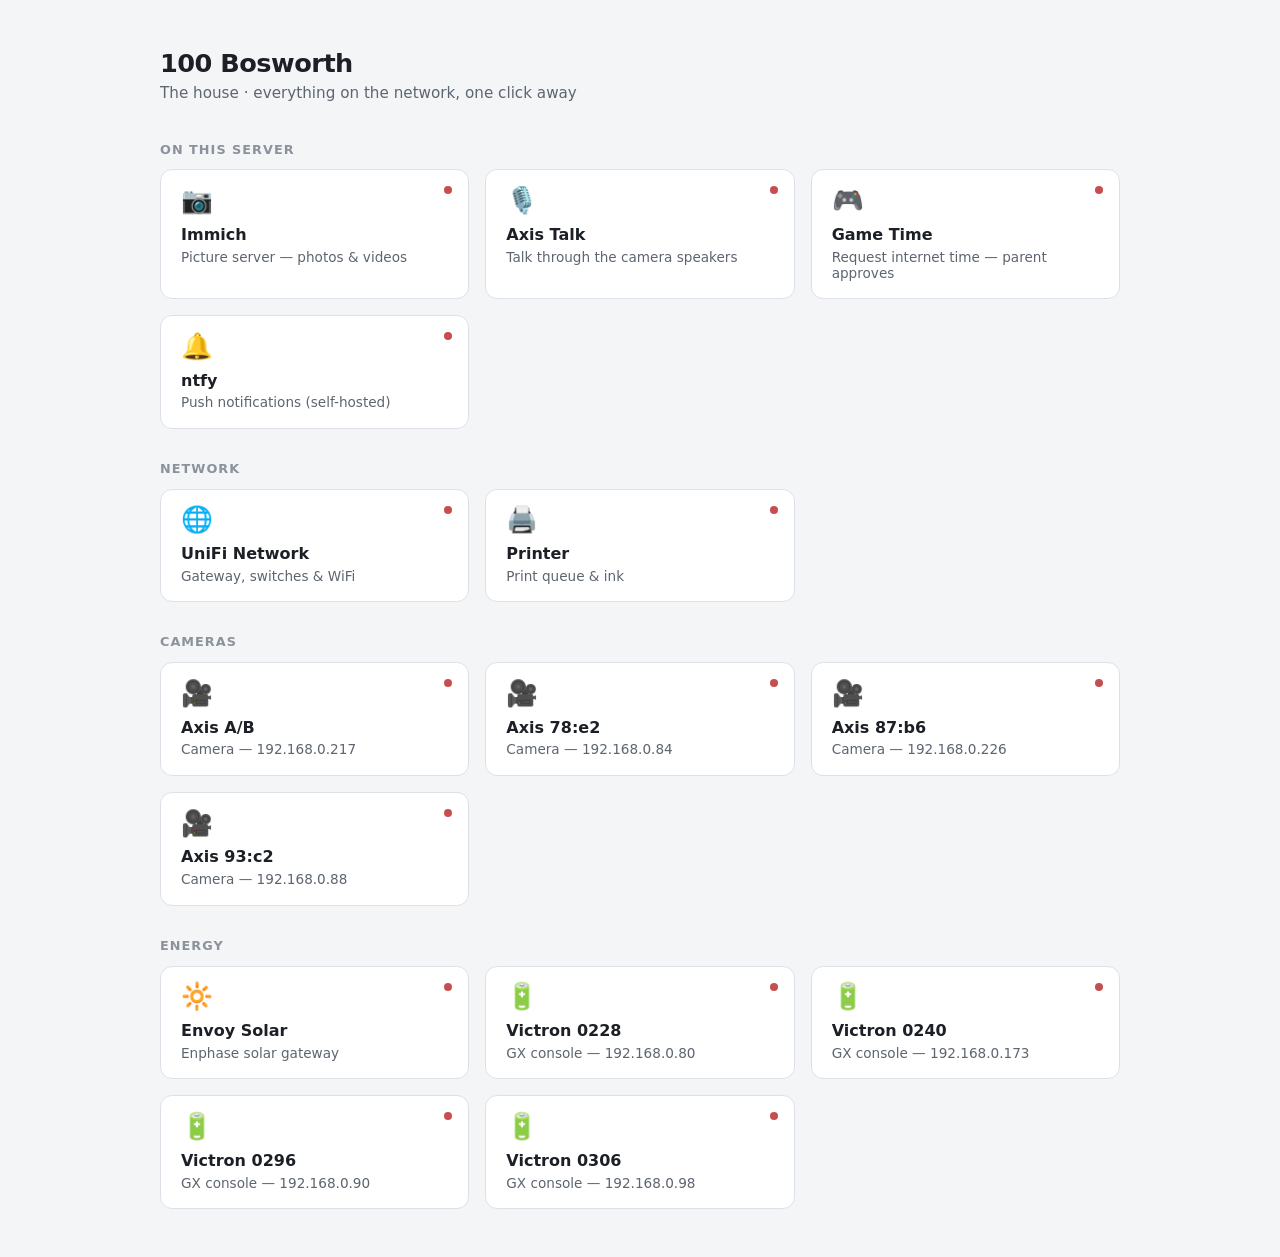
<file: landing/site/index.html>
<!doctype html>
<html lang="en">
<head>
<meta charset="utf-8">
<meta name="viewport" content="width=device-width, initial-scale=1">
<title>100 Bosworth</title>
<style>
  :root { color-scheme: dark light; }
  * { box-sizing: border-box; margin: 0; }
  body {
    font-family: system-ui, -apple-system, "Segoe UI", sans-serif;
    background: #0f1115; color: #e6e8eb;
    min-height: 100vh; padding: 3rem 1.5rem;
  }
  header { max-width: 60rem; margin: 0 auto 2.5rem; }
  h1 { font-size: 1.6rem; font-weight: 650; letter-spacing: -0.02em; }
  header p { color: #8b929c; margin-top: 0.35rem; font-size: 0.95rem; }
  main { max-width: 60rem; margin: 0 auto; }
  h2 {
    font-size: 0.8rem; font-weight: 600; text-transform: uppercase;
    letter-spacing: 0.08em; color: #8b929c; margin: 2rem 0 0.8rem;
  }
  .grid {
    display: grid; gap: 1rem;
    grid-template-columns: repeat(auto-fill, minmax(15rem, 1fr));
  }
  .card {
    display: flex; flex-direction: column; gap: 0.3rem; position: relative;
    background: #171a21; border: 1px solid #262b35; border-radius: 12px;
    padding: 1.1rem 1.25rem; text-decoration: none; color: inherit;
    transition: border-color 0.15s, transform 0.15s;
  }
  .card:hover { border-color: #4a566b; transform: translateY(-2px); }
  .icon { font-size: 1.6rem; line-height: 1; margin-bottom: 0.4rem; }
  .name { font-weight: 600; }
  .desc { color: #8b929c; font-size: 0.85rem; }
  .dot {
    position: absolute; top: 1rem; right: 1rem;
    width: 0.5rem; height: 0.5rem; border-radius: 50%; background: #3a4150;
  }
  .dot.up { background: #38b26a; }
  .dot.down { background: #c74e4e; }
  @media (prefers-color-scheme: light) {
    body { background: #f4f5f7; color: #1c2026; }
    .card { background: #ffffff; border-color: #dde1e7; }
    .card:hover { border-color: #a8b2c0; }
    .desc, header p { color: #5d6570; }
    .dot { background: #cdd3db; }
  }
</style>
</head>
<body>
<header>
  <h1>100 Bosworth</h1>
  <p>The house &middot; everything on the network, one click away</p>
</header>
<main id="grid"></main>

<script>
// Add a service: one entry here, commit, `git pull` on the server, refresh.
// Same-host apps: give a `port`. Other devices on the network: give a `url`.
const sections = [
  { title: "On this server", services: [
    { name: "Immich", desc: "Picture server — photos & videos", icon: "📷", url: "https://immich.100b.amokamok.com" },
    { name: "Axis Talk", desc: "Talk through the camera speakers", icon: "🎙️", url: "https://192.168.0.190:5123" },
    { name: "Game Time", desc: "Request internet time — parent approves", icon: "🎮", url: "http://192.168.0.190:8085" },
    { name: "ntfy", desc: "Push notifications (self-hosted)", icon: "🔔", url: "http://192.168.0.190:8090" },
    // { name: "Home Assistant", desc: "Home automation", icon: "🏠", url: "https://ha.100b.amokamok.com" },
  ]},
  { title: "Network", services: [
    { name: "UniFi Network", desc: "Gateway, switches & WiFi", icon: "🌐", url: "https://192.168.0.1" },
    { name: "Printer", desc: "Print queue & ink", icon: "🖨️", url: "http://192.168.10.10" },
  ]},
  { title: "Cameras", services: [
    { name: "Axis A/B",   desc: "Camera — 192.168.0.217", icon: "🎥", url: "http://192.168.0.217" },
    { name: "Axis 78:e2", desc: "Camera — 192.168.0.84",  icon: "🎥", url: "http://192.168.0.84" },
    { name: "Axis 87:b6", desc: "Camera — 192.168.0.226", icon: "🎥", url: "http://192.168.0.226" },
    { name: "Axis 93:c2", desc: "Camera — 192.168.0.88",  icon: "🎥", url: "http://192.168.0.88" },
  ]},
  { title: "Energy", services: [
    { name: "Envoy Solar", desc: "Enphase solar gateway", icon: "🔆", url: "http://192.168.10.47" },
    { name: "Victron 0228", desc: "GX console — 192.168.0.80",  icon: "🔋", url: "http://192.168.0.80" },
    { name: "Victron 0240", desc: "GX console — 192.168.0.173", icon: "🔋", url: "http://192.168.0.173" },
    { name: "Victron 0296", desc: "GX console — 192.168.0.90",  icon: "🔋", url: "http://192.168.0.90" },
    { name: "Victron 0306", desc: "GX console — 192.168.0.98",  icon: "🔋", url: "http://192.168.0.98" },
  ]},
];

const main = document.getElementById("grid");
for (const section of sections) {
  const h2 = document.createElement("h2");
  h2.textContent = section.title;
  main.appendChild(h2);
  const grid = document.createElement("div");
  grid.className = "grid";
  main.appendChild(grid);

  for (const s of section.services) {
    const href = s.url ?? `http://${location.hostname}:${s.port}`;
    const a = document.createElement("a");
    a.className = "card";
    a.href = href;
    a.innerHTML = `<span class="dot"></span><span class="icon"></span>
      <span class="name"></span><span class="desc"></span>`;
    a.querySelector(".icon").textContent = s.icon;
    a.querySelector(".name").textContent = s.name;
    a.querySelector(".desc").textContent = s.desc;
    grid.appendChild(a);

    // reachability dot: no-cors fetch succeeds opaquely if something answers
    const ctl = new AbortController();
    setTimeout(() => ctl.abort(), 4000);
    fetch(href, { mode: "no-cors", signal: ctl.signal })
      .then(() => a.querySelector(".dot").classList.add("up"))
      .catch(() => a.querySelector(".dot").classList.add("down"));
  }
}
</script>
</body>
</html>
</file>
